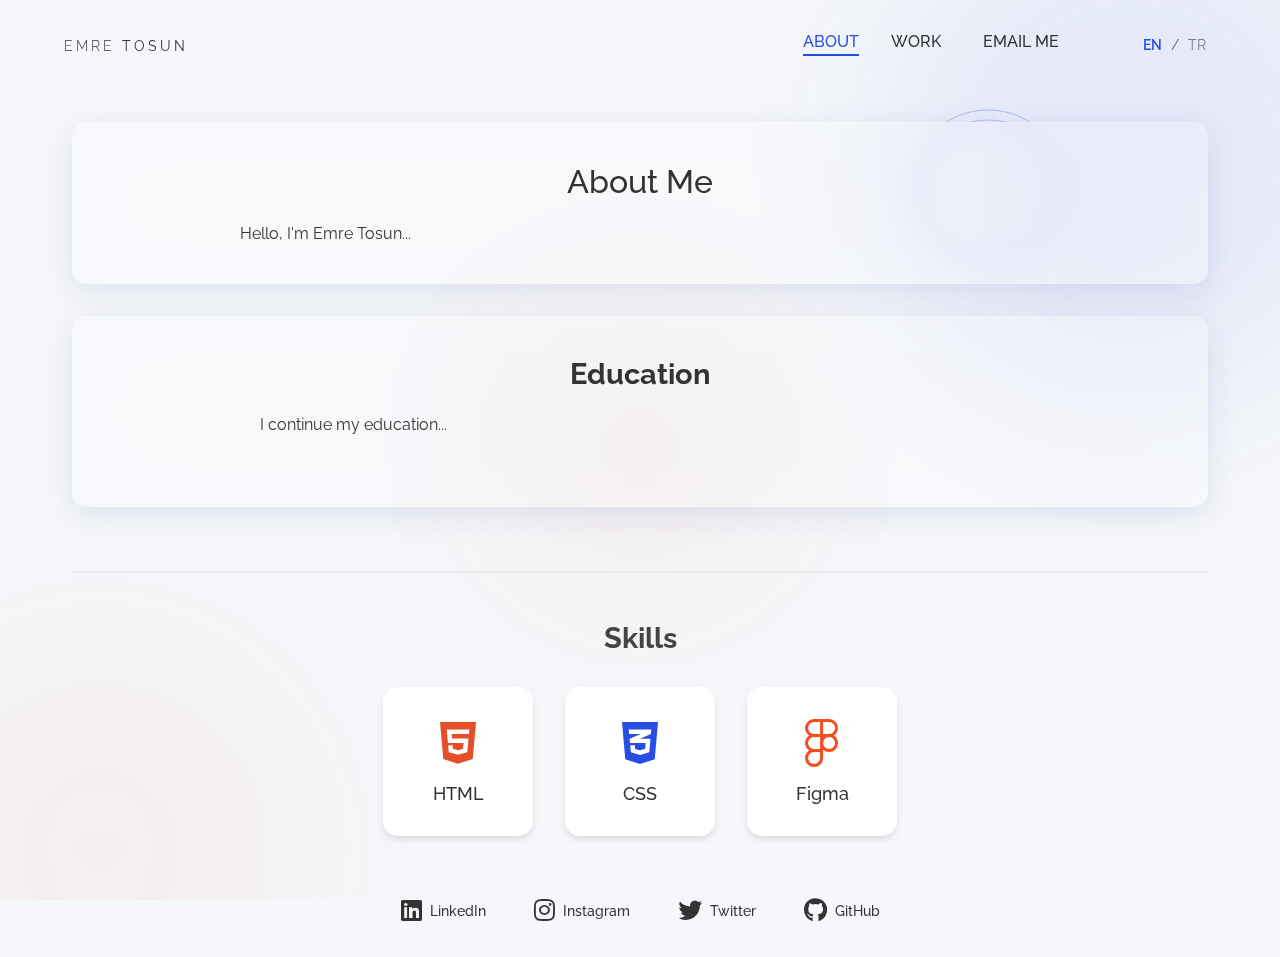
<file: about.html>
<!DOCTYPE html>
<html lang="en">
<head>
    <meta charset="UTF-8">
    <meta name="viewport" content="width=device-width, initial-scale=1.0">
    <title>About - Emre Tosun</title>
    <link rel="stylesheet" href="style.css">
    <link href="https://fonts.googleapis.com/css2?family=Raleway:wght@400;500;600&display=swap" rel="stylesheet">
    <link rel="stylesheet" href="https://cdnjs.cloudflare.com/ajax/libs/font-awesome/6.5.1/css/all.min.css">
    <script src="language.js" defer></script>
</head>
<body>
    <!-- Arkaplan animasyonları -->
    <div class="background-animation">
        <div class="circle circle-1"></div>
        <div class="circle circle-2"></div>
        <div class="circle circle-3"></div>
        
        <div class="background-patterns">
            <svg class="pattern pattern-1" viewBox="0 0 100 100" width="200" height="200">
                <circle cx="50" cy="50" r="40" stroke="#264de4" stroke-width="0.5" fill="none"/>
                <circle cx="50" cy="50" r="35" stroke="#264de4" stroke-width="0.5" fill="none"/>
                <circle cx="50" cy="50" r="30" stroke="#264de4" stroke-width="0.5" fill="none"/>
            </svg>
            <!-- Diğer pattern'ler -->
            <!-- ... pattern-2'den pattern-8'e kadar olan SVG'ler -->
        </div>
    </div>

    <header>
        <div class="logo">
            <a href="index.html" class="logo-link" title="Home">
                <span class="logo-text">Emre <b>TOSUN</b></span>
            </a>
        </div>
        <nav>
            <ul>
                <li><a href="about.html" class="nav-link active" data-en="ABOUT" data-tr="HAKKIMDA">ABOUT</a></li>
                <li><a href="work.html" class="nav-link" data-en="WORK" data-tr="ÇALIŞMALAR">WORK</a></li>
                <li><a href="mailto:bilgiemretosun@gmail.com" class="nav-link" data-en="EMAIL ME" data-tr="E-POSTA">EMAIL ME</a></li>
                <li class="language-switch">
                    <button onclick="toggleLanguage()" class="lang-btn">
                        <span class="current-lang">EN</span>
                        <span class="separator">/</span>
                        <span class="other-lang">TR</span>
                    </button>
                </li>
            </ul>
        </nav>
    </header>

    <main class="about-container">
        <div class="about-content">
            <div class="section hakkimda-section">
                <h1 data-en="About Me" data-tr="Hakkımda">About Me</h1>
                <div class="section-content">
                    <p id="hakkinda-paragraf" data-en="Hello, I'm Emre Tosun. While continuing my education as a student, I am constantly developing myself in web development thanks to my interest in technology and especially Frontend development. My passion for the web world started from my childhood years and over time this interest turned into a professional goal. Today, I aim to design aesthetic and functional web interfaces that prioritize user experience.

                        I focused on specializing in Frontend development and have a strong foundation in basic technologies like HTML and CSS. With these competencies, I produce user-friendly and visually impressive projects in accordance with modern web standards. My goal is to create value through both individual and team work by offering solutions that prioritize not only aesthetics but also functionality and performance.
                        
                        Web development is not just a technical pursuit for me, but also a creative process. Designing websites that users enjoy interacting with is one of the most important factors that motivates me. My attention to detail in my projects and my open approach to learning keeps me on a continuous development journey.
                        
                        On this website, you can find detailed information about my professional background and projects. My aim is to make a difference in the technology world by taking my knowledge and skills further and building a long-term career in this field." 
                        
                        data-tr="Merhaba, ben Emre Tosun. Şu anda bir öğrenci olarak eğitimime devam ederken, teknolojiye ve özellikle Frontend geliştirmeye olan ilgim sayesinde web geliştirme alanında kendimi sürekli olarak geliştirmekteyim. Web dünyasına olan tutkum, çocukluk yıllarımdan itibaren başladı ve zamanla bu ilgi, profesyonel bir hedefe dönüştü. Bugün, kullanıcı deneyimini ön planda tutan, estetik ve işlevsel web arayüzleri tasarlamayı hedefliyorum.

                        Frontend geliştirme alanında uzmanlaşmaya odaklandım ve HTML ile CSS gibi temel teknolojilerde güçlü bir altyapıya sahibim. Bu yetkinliklerim sayesinde, modern web standartlarına uygun, kullanıcı dostu ve görsel açıdan etkileyici projeler üretiyorum. Hedefim, yalnızca estetik değil, aynı zamanda işlevselliği ve performansı ön planda tutan çözümler sunarak hem bireysel hem de ekip çalışmalarıyla değer yaratmak.
                        
                        Web geliştirme benim için sadece bir teknik uğraş değil, aynı zamanda bir yaratıcı süreç. Kullanıcıların etkileşimde bulunmaktan keyif aldığı web siteleri tasarlamak, beni motive eden en önemli unsurlardan biri. Projelerimde detaylara verdiğim önem ve öğrenmeye olan açık yaklaşımım, beni sürekli bir gelişim yolculuğunda tutuyor.
                        
                        Bu web sitesinde, profesyonel geçmişime ve projelerime dair detaylı bilgilere ulaşabilirsiniz. Amacım, bilgi ve becerilerimi daha da ileri taşıyarak, teknoloji dünyasında fark yaratmak ve bu alanda uzun vadeli bir kariyer inşa etmektir.">
                        Hello, I'm Emre Tosun...
                    </p>
                </div>
            </div>

            <div class="section egitim-section">
                <h2 data-en="Education" data-tr="Eğitim">Education</h2>
                <div class="section-content">
                    <p id="egitim-paragraf" data-en="I continue my education as a first-year student in the Computer Programming department at Akdeniz University. This program provides comprehensive training in software development, algorithm creation, and technology fundamentals, allowing me to advance my technical skills to an advanced level.

                        I combine the theoretical knowledge I gained in the field of computer programming with my passion for Frontend development and apply it in real-world projects. During my education, I actively work to strengthen both my web development and general software skills. This process not only increases my current competencies but also provides a solid foundation for a successful career in the technology industry.
                        
                        My goal is to become a programmer who will add value to the professional world by using the knowledge and experience I have gained throughout my learning process in broader projects." 
                        
                        data-tr="Eğitim hayatıma Akdeniz Üniversitesi Bilgisayar Programcılığı bölümünde 1. sınıf öğrencisi olarak devam ediyorum. Bu program, yazılım geliştirme, algoritma oluşturma ve teknoloji temellerine dair kapsamlı bir eğitim sunarak teknik becerilerimi ileri seviyeye taşımama olanak tanıyor.

                        Bilgisayar programcılığı alanında edindiğim teorik bilgileri, Frontend geliştirme tutkumla birleştirerek gerçek dünya projelerinde uyguluyorum. Eğitimim sırasında, hem web geliştirme hem de genel yazılım becerilerimi güçlendirmek için aktif olarak çalışıyorum. Bu süreç, yalnızca mevcut yetkinliklerimi artırmakla kalmıyor, aynı zamanda teknoloji sektöründe başarılı bir kariyer için sağlam bir temel oluşturmamı sağlıyor.
                        
                        Hedefim, öğrenim sürecim boyunca edindiğim bilgi ve deneyimleri daha geniş projelerde kullanarak, profesyonel dünyada katma değer sağlayacak bir yazılımcı olmaktır.">
                        I continue my education...
                    </p>
                </div>
            </div>

            <div class="skills-section">
                <h2 data-en="Skills" data-tr="Yetenekler">Skills</h2>
                <div class="skills">
                    <div class="skill-card">
                        <i class="fab fa-html5"></i>
                        <span>HTML</span>
                    </div>
                    <div class="skill-card">
                        <i class="fab fa-css3-alt"></i>
                        <span>CSS</span>
                    </div>
                    <div class="skill-card">
                        <i class="fab fa-figma"></i>
                        <span>Figma</span>
                    </div>
                </div>
            </div>
        </div>
    </main>

    <div class="social-links">
        <a href="https://www.linkedin.com/in/emreetosun/" class="social-link linkedin">
            <i class="fab fa-linkedin"></i>
            <span>LinkedIn</span>
        </a>
        <a href="https://instagram.com/xemretosun/" class="social-link instagram">
            <i class="fab fa-instagram"></i>
            <span>Instagram</span>
        </a>
        <a href="https://x.com/marshresmi" class="social-link twitter">
            <i class="fab fa-twitter"></i>
            <span>Twitter</span>
        </a>
        <a href="https://github.com/OfficialMarsh" class="social-link github">
            <i class="fab fa-github"></i>
            <span>GitHub</span>
        </a>
    </div>
</body>
</html>
</file>
<file: style.css>
* {
    margin: 0;
    padding: 0;
    box-sizing: border-box;
}

body {
    font-family: 'Raleway', sans-serif;
    background-color: #f5f7fa;
    color: #333;
}

header {
    display: flex;
    justify-content: space-between;
    align-items: center;
    padding: 2rem 4rem;
}

.logo img {
    height: 30px;
}

.logo-text {
    font-size: 14px;
    font-weight: 300;
    letter-spacing: 3px;
    color: #333;
    font-family: 'Raleway', sans-serif;
    text-transform: uppercase;
}

nav ul {
    display: flex;
    list-style: none;
    gap: 2rem;
}

.nav-link {
    text-decoration: none;
    color: #333;
    font-weight: 500;
    position: relative;
    padding: 5px 0;
    transition: color 0.3s ease;
}

/* Hover efekti için alt çizgi animasyonu */
.nav-link::after {
    content: '';
    position: absolute;
    width: 0;
    height: 2px;
    bottom: 0;
    left: 0;
    background-color: #264de4; /* CSS mavi rengini kullanıyoruz */
    transition: width 0.3s ease;
}

/* Hover durumunda alt çizgi ve renk değişimi */
.nav-link:hover {
    color: #264de4;
}

.nav-link:hover::after {
    width: 100%;
}

/* Aktif menü öğesi için stil */
.nav-link.active {
    color: #264de4;
}

.nav-link.active::after {
    width: 100%;
    background-color: #264de4;
}

/* Email ME için özel hover efekti */
a[href^="mailto"] {
    background: linear-gradient(to right, #264de4 50%, transparent 50%);
    background-size: 200% 100%;
    background-position: right bottom;
    transition: all 0.3s ease;
    padding: 5px 10px;
    border-radius: 4px;
}

a[href^="mailto"]:hover {
    background-position: left bottom;
    color: white;
}

.hero-section {
    display: flex;
    justify-content: space-between;
    align-items: center;
    padding: 2rem 6rem;
    gap: 2rem;
    position: relative;
    margin: 2rem 0;
}

.hero-text {
    max-width: 50%;
}

.hero-text h1 {
    font-size: 4rem;
    line-height: 1.2;
    margin-bottom: 2rem;
}

.hero-text span {
    margin-right: 1rem;
}

.description {
    font-size: 1.2rem;
    max-width: 500px;
}

.profile-image {
    position: relative;
    width: 350px;
    height: 350px;
    background: #000;
    border-radius: 50%;
    display: flex;
    align-items: center;
    justify-content: center;
    padding: 15px;
    overflow: hidden;
    box-shadow: 0 4px 15px rgba(0,0,0,0.1);
}

.profile-image img {
    width: 100%;
    height: 100%;
    border-radius: 50%;
    object-fit: cover;
    object-position: top center;
    border: 12px solid #f5f7fa;
}

.social-links {
    display: flex;
    justify-content: center;
    gap: 3rem;
    margin: 30px;
}

.social-link {
    text-decoration: none;
    color: #333;
    font-weight: 500;
    display: flex;
    align-items: center;
    gap: 0.5rem;
    transition: color 0.3s ease;
    position: relative;
    padding-bottom: 5px;
}

.social-link::after {
    content: '';
    position: absolute;
    width: 0;
    height: 2px;
    bottom: 0;
    left: 0;
    transition: width 0.3s ease;
}

/* LinkedIn için özel stiller */
.social-link.linkedin:hover { color: #0077b5; }
.social-link.linkedin::after { background-color: #0077b5; }
.social-link.linkedin:hover::after { width: 100%; }

/* Instagram için özel stiller */
.social-link.instagram:hover { color: #e4405f; }
.social-link.instagram::after { background-color: #e4405f; }
.social-link.instagram:hover::after { width: 100%; }

/* Twitter için özel stiller */
.social-link.twitter:hover { color: #1da1f2; }
.social-link.twitter::after { background-color: #1da1f2; }
.social-link.twitter:hover::after { width: 100%; }

/* GitHub için özel stiller */
.social-link.github:hover { color: #333; }
.social-link.github::after { background-color: #333; }
.social-link.github:hover::after { width: 100%; }

.social-link i {
    font-size: 1.5rem;
}

.social-link:hover {
    color: #666;
}

.social-link span {
    font-size: 0.9rem;
}

.services {
    display: flex;
    justify-content: center;
    gap: 2rem;
    padding: 2rem;
    background-color: #ffd6e6;
}

.service {
    padding: 0.5rem 1rem;
    font-weight: 500;
}

/* Özel sosyal medya renkleri için */
.social-link:hover i.fa-linkedin { color: #0077b5; }
.social-link:hover i.fa-instagram { color: #e4405f; }
.social-link:hover i.fa-twitter { color: #1da1f2; }
.social-link:hover i.fa-github { color: #333; }

/* About sayfası stilleri */
.about-container {
    max-width: 1200px;
    margin: 0 auto;
    padding: 2rem;
}

.about-content {
    background: transparent;
    padding: 0;
    box-shadow: none;
}

.about-content h1 {
    font-size: 2rem;
    margin-bottom: 2rem;
    color: #333;
    font-weight: 500;
    text-align: center;
}

.about-text {
    font-size: 1.1rem;
    line-height: 1.6;
    text-align: center;
    max-width: 800px;
    margin: 0 auto;
}

.about-text h2 {
    font-size: 1.8rem;
    margin: 2rem 0 1rem;
    color: #444;
    text-align: center;
}

/* Yetenekler bölümü için yeni stiller */
.skills-section {
    margin-top: 4rem;
    padding-top: 3rem;
    border-top: 2px solid #eaeaea;
}

.skills-section h2 {
    text-align: center;
    margin-bottom: 2rem;
    font-size: 1.8rem;
    color: #444;
}

/* Mevcut skills stilini güncelle */
.skills {
    display: flex;
    justify-content: center;
    gap: 2rem;
    margin-top: 2rem;
}

.skill-card {
    display: flex;
    flex-direction: column;
    align-items: center;
    gap: 1rem;
    padding: 2rem;
    background: white;
    border-radius: 15px;
    box-shadow: 0 4px 6px rgba(0,0,0,0.1);
    transition: all 0.3s ease;
    cursor: pointer;
    width: 150px;
}

.skill-card i {
    font-size: 3rem;
    transition: all 0.3s ease;
}

.skill-card span {
    font-size: 1.1rem;
    font-weight: 500;
    color: #333;
}

/* HTML için özel stil */
.skill-card:nth-child(1) i {
    color: #e34f26;
}

.skill-card:nth-child(1):hover {
    background: #e34f26;
    transform: translateY(-10px);
}

.skill-card:nth-child(1):hover i,
.skill-card:nth-child(1):hover span {
    color: white;
}

/* CSS için özel stil */
.skill-card:nth-child(2) i {
    color: #264de4;
}

.skill-card:nth-child(2):hover {
    background: #264de4;
    transform: translateY(-10px);
}

.skill-card:nth-child(2):hover i,
.skill-card:nth-child(2):hover span {
    color: white;
}

/* Figma için özel stil */
.skill-card:nth-child(3) i {
    color: #f24e1e;
}

.skill-card:nth-child(3):hover {
    background: #f24e1e;
    transform: translateY(-10px);
}

.skill-card:nth-child(3):hover i,
.skill-card:nth-child(3):hover span {
    color: white;
}

/* Responsive tasarım için */
@media (max-width: 768px) {
    .skills {
        flex-direction: column;
        align-items: center;
    }
    
    .skill-card {
        width: 80%;
        max-width: 250px;
    }
}

#hakkimda-paragraf {
    font-size: 14px;
    margin-bottom: 2rem;
    padding: 0 20px;
}

#egitim-paragraf {
    font-size: 16px;
    margin-bottom: 2rem;
    padding: 0 20px;
}

/* Paragraflar arası boşluk için */
.about-text p {
    margin-bottom: 1.5rem;
}

.logo-link {
    text-decoration: none;
    color: inherit;
    position: relative;
}

.logo-link:hover::after {
    content: 'Home';
    position: absolute;
    bottom: -20px;
    left: 50%;
    transform: translateX(-50%);
    font-size: 12px;
    color: #666;
    opacity: 0.8;
    transition: opacity 0.3s ease;
}

/* Bölüm stilleri */
.section {
    background-color: white;
    padding: 2.5rem;
    border-radius: 15px;
    box-shadow: 0 4px 6px rgba(0,0,0,0.1);
    margin-bottom: 2rem;
}

.section-content {
    max-width: 800px;
    margin: 0 auto;
}

.hakkimda-section {
    margin-bottom: 2rem;
}

.egitim-section {
    margin-bottom: 2rem;
}

/* Mevcut başlık stillerini güncelle */
.section h1,
.section h2 {
    text-align: center;
    margin-bottom: 1.5rem;
    color: #333;
}

.section h1 {
    font-size: 2rem;
    font-weight: 500;
}

.section h2 {
    font-size: 1.8rem;
}

/* Responsive tasarım için */
@media (max-width: 768px) {
    .section {
        padding: 1.5rem;
    }
}

.language-switch {
    margin-left: 2rem;
}

.lang-btn {
    background: none;
    border: none;
    cursor: pointer;
    font-family: 'Raleway', sans-serif;
    font-size: 14px;
    color: #333;
    padding: 5px 10px;
    border-radius: 4px;
    transition: all 0.3s ease;
}

.lang-btn:hover {
    background-color: #f0f0f0;
}

.current-lang {
    font-weight: 600;
    color: #264de4;
}

.separator {
    margin: 0 5px;
    color: #666;
}

.other-lang {
    opacity: 0.6;
}

/* Work sayfası stilleri */
.work-container {
    max-width: 1200px;
    margin: 0 auto;
    padding: 2rem;
}

.work-content h1 {
    text-align: center;
    font-size: 2rem;
    margin-bottom: 4rem;
    color: #333;
    padding-top: 2rem;
}

.projects-grid {
    display: grid;
    grid-template-columns: repeat(auto-fit, minmax(300px, 1fr));
    gap: 2rem;
    padding: 1rem;
    margin-top: 2rem;
}

.project-card {
    background: white;
    border-radius: 15px;
    overflow: hidden;
    box-shadow: 0 4px 6px rgba(0,0,0,0.1);
    transition: transform 0.3s ease;
}

.project-card:hover {
    transform: translateY(-5px);
}

.project-image {
    width: 100%;
    height: 200px;
    overflow: hidden;
    position: relative;
    background-color: #f5f7fa;
}

.project-image img {
    width: 100%;
    height: 100%;
    object-fit: cover;
}

.project-info {
    padding: 1.5rem;
}

.project-info h3 {
    font-size: 1.3rem;
    margin-bottom: 1rem;
    color: #333;
}

.project-info p {
    font-size: 0.9rem;
    color: #666;
    margin-bottom: 1rem;
    line-height: 1.6;
}

.project-tags {
    display: flex;
    flex-wrap: wrap;
    gap: 0.5rem;
    margin-bottom: 1rem;
}

.project-tags span {
    background: #f0f0f0;
    padding: 0.3rem 0.8rem;
    border-radius: 15px;
    font-size: 0.8rem;
    color: #555;
}

.project-links {
    display: flex;
    gap: 1rem;
}

.project-link {
    display: flex;
    align-items: center;
    gap: 0.5rem;
    text-decoration: none;
    color: #333;
    font-size: 0.9rem;
    transition: color 0.3s ease;
}

.project-link:hover {
    color: #264de4;
}

/* Responsive tasarım için */
@media (max-width: 768px) {
    .projects-grid {
        grid-template-columns: 1fr;
    }
    
    .project-card {
        max-width: 500px;
        margin: 0 auto;
    }
}

.qr-icon {
    font-size: 8rem;
    color: #264de4;
    display: flex;
    justify-content: center;
    align-items: center;
    width: 100%;
    height: 100%;
    background-color: #f5f7fa;
    transition: all 0.3s ease;
    margin: auto;
    position: absolute;
    top: 50%;
    left: 50%;
    transform: translate(-50%, -50%);
}

.project-card:hover .qr-icon {
    color: #1a3bb3;
    transform: scale(1.1);
}

/* Mevcut medya sorgularını güncelleyelim ve yenilerini ekleyelim */
@media (max-width: 768px) {
    /* Header ve navigasyon */
    header {
        flex-direction: column;
        padding: 1rem;
        gap: 1rem;
    }

    nav ul {
        flex-direction: column;
        align-items: center;
        gap: 1rem;
    }

    .language-switch {
        margin-left: 0;
        margin-top: 1rem;
    }

    /* Hero section */
    .hero-section {
        flex-direction: column-reverse;
        padding: 1rem;
        text-align: center;
    }

    .hero-text {
        max-width: 100%;
    }

    .hero-text h1 {
        font-size: 2.5rem;
    }

    .description {
        font-size: 1rem;
        margin: 0 auto;
    }

    .profile-image {
        width: 250px;
        height: 250px;
    }

    /* Sosyal medya linkleri */
    .social-links {
        flex-wrap: wrap;
        gap: 1.5rem;
        justify-content: center;
        padding: 0 1rem;
    }

    /* About sayfası */
    .about-container {
        padding: 1rem;
    }

    .section {
        padding: 1.5rem;
    }

    #hakkimda-paragraf,
    #egitim-paragraf {
        font-size: 0.9rem;
        padding: 0 10px;
    }

    /* Skills kartları */
    .skills {
        flex-direction: column;
        align-items: center;
    }
    
    .skill-card {
        width: 80%;
        max-width: 250px;
    }

    /* Work sayfası */
    .work-container {
        padding: 1rem;
    }

    .projects-grid {
        grid-template-columns: 1fr;
        gap: 1.5rem;
    }
    
    .project-card {
        max-width: 100%;
    }

    .project-info {
        padding: 1rem;
    }

    .project-tags {
        justify-content: center;
    }

    .project-links {
        justify-content: center;
    }
}

/* Daha küçük ekranlar için ek düzenlemeler */
@media (max-width: 480px) {
    .hero-text h1 {
        font-size: 2rem;
    }

    .profile-image {
        width: 200px;
        height: 200px;
    }

    .social-link span {
        display: none; /* Çok küçük ekranlarda sadece ikonları göster */
    }

    .social-links {
        gap: 1rem;
    }

    .project-image {
        height: 150px;
    }

    .qr-icon {
        font-size: 6rem;
    }
}

/* Orta boy ekranlar için düzenlemeler */
@media (max-width: 1024px) {
    .hero-section {
        padding: 2rem;
    }

    .projects-grid {
        grid-template-columns: repeat(auto-fit, minmax(250px, 1fr));
    }
}

/* Yatay mobil görünüm için düzenlemeler */
@media (max-height: 600px) and (orientation: landscape) {
    .hero-section {
        flex-direction: row;
        gap: 1rem;
        padding: 1rem;
    }

    .profile-image {
        width: 200px;
        height: 200px;
    }

    .hero-text h1 {
        font-size: 2rem;
    }
}

/* Arkaplan efektleri için yeni stiller */
.background-animation {
    position: fixed;
    top: 0;
    left: 0;
    width: 100%;
    height: 100%;
    z-index: -1;
    overflow: hidden;
}

.circle {
    position: absolute;
    border-radius: 50%;
    filter: blur(80px);
    opacity: 0.5;
    animation: float 15s infinite ease-in-out;
}

.circle-1 {
    width: 500px;
    height: 500px;
    background: rgba(38, 77, 228, 0.15); /* Ana tema mavimiz */
    top: -100px;
    right: -100px;
    animation-delay: 0s;
}

.circle-2 {
    width: 400px;
    height: 400px;
    background: rgba(242, 78, 30, 0.1); /* Figma rengimiz */
    bottom: -150px;
    left: -100px;
    animation-delay: -5s;
}

.circle-3 {
    width: 300px;
    height: 300px;
    background: rgba(227, 79, 38, 0.1); /* HTML rengimiz */
    top: 50%;
    left: 50%;
    transform: translate(-50%, -50%);
    animation-delay: -10s;
}

@keyframes float {
    0% {
        transform: translate(0, 0) rotate(0deg);
    }
    33% {
        transform: translate(30px, 30px) rotate(120deg);
    }
    66% {
        transform: translate(-20px, 20px) rotate(240deg);
    }
    100% {
        transform: translate(0, 0) rotate(360deg);
    }
}

/* Hero section'ı güçlendirelim */
.hero-section {
    position: relative;
    backdrop-filter: blur(10px);
    border-radius: 20px;
    margin: 2rem 6rem;
    background: rgba(255, 255, 255, 0.15);
    box-shadow: 
        0 8px 32px 0 rgba(31, 38, 135, 0.1),
        inset 0 0 100px rgba(255, 255, 255, 0.1);
    border: 1px solid rgba(255, 255, 255, 0.2);
}

/* Mobil için düzenleme */
@media (max-width: 768px) {
    .circle {
        filter: blur(60px);
    }
    
    .hero-section {
        margin: 1rem;
    }
}

/* Arkaplan desenleri için yeni stiller */
.background-patterns {
    position: fixed;
    top: 0;
    left: 0;
    width: 100%;
    height: 100%;
    z-index: -2;
    overflow: hidden;
    opacity: 0.3;
}

.pattern {
    position: absolute;
    animation: patternFloat 20s infinite linear;
}

.pattern-1 {
    top: 10%;
    right: 15%;
    animation-delay: 0s;
}

.pattern-2 {
    bottom: 20%;
    left: 10%;
    animation-delay: -5s;
}

.pattern-3 {
    top: 50%;
    left: 50%;
    animation-delay: -10s;
}

@keyframes patternFloat {
    0% {
        transform: rotate(0deg) translate(0, 0);
    }
    50% {
        transform: rotate(180deg) translate(20px, 20px);
    }
    100% {
        transform: rotate(360deg) translate(0, 0);
    }
}

/* Mobil için düzenleme */
@media (max-width: 768px) {
    .pattern {
        transform: scale(0.7);
    }
    
    .background-patterns {
        opacity: 0.2;
    }
}

/* Yeni desen pozisyonları */
.pattern-4 {
    top: 30%;
    right: 40%;
    animation-delay: -7s;
}

.pattern-5 {
    bottom: 35%;
    right: 25%;
    animation-delay: -3s;
}

.pattern-6 {
    top: 15%;
    left: 30%;
    animation-delay: -8s;
}

.pattern-7 {
    bottom: 15%;
    right: 35%;
    animation-delay: -12s;
}

.pattern-8 {
    top: 45%;
    left: 15%;
    animation-delay: -15s;
}

/* Desen animasyonlarını çeşitlendirelim */
@keyframes patternFloat {
    0% {
        transform: rotate(0deg) translate(0, 0) scale(1);
    }
    33% {
        transform: rotate(120deg) translate(15px, 15px) scale(1.1);
    }
    66% {
        transform: rotate(240deg) translate(-15px, 10px) scale(0.9);
    }
    100% {
        transform: rotate(360deg) translate(0, 0) scale(1);
    }
}

/* Mobil için düzenleme */
@media (max-width: 768px) {
    .pattern {
        transform: scale(0.6);
        opacity: 0.15;
    }
    
    .background-patterns {
        opacity: 0.15;
    }
}

/* About ve Work sayfaları için glassmorphism efekti */
.about-content .section,
.work-content {
    backdrop-filter: blur(10px);
    background: rgba(255, 255, 255, 0.15);
    box-shadow: 
        0 8px 32px 0 rgba(31, 38, 135, 0.1),
        inset 0 0 100px rgba(255, 255, 255, 0.1);
    border: 1px solid rgba(255, 255, 255, 0.2);
}

.project-card {
    backdrop-filter: blur(10px);
    background: rgba(255, 255, 255, 0.2);
    border: 1px solid rgba(255, 255, 255, 0.2);
}
</file>
